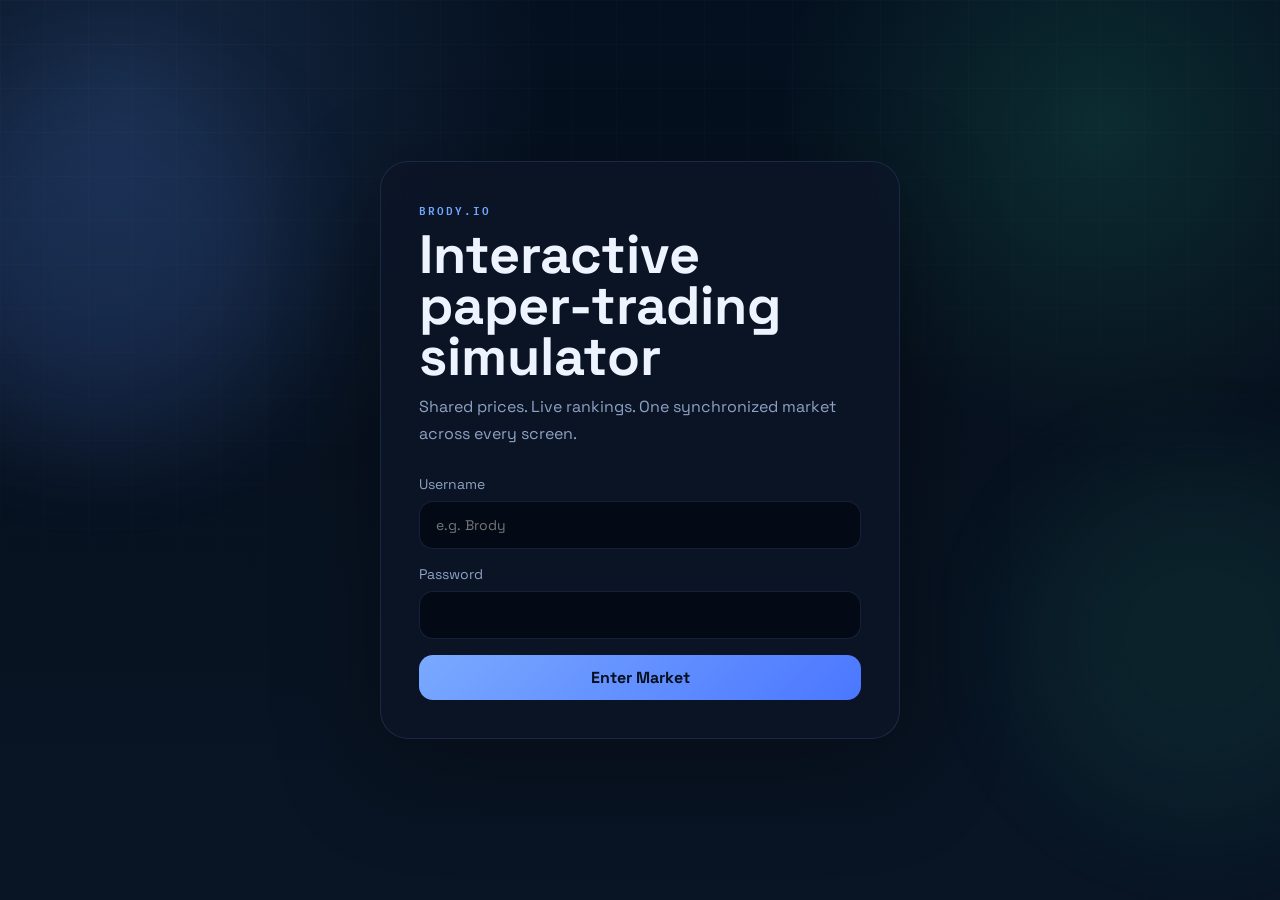
<file: index.html>
<!DOCTYPE html>
<html lang="en">
<head>
  <meta charset="UTF-8">
  <meta name="viewport" content="width=device-width, initial-scale=1.0">
  <title>Brody.io</title>
  <link rel="preconnect" href="https://fonts.googleapis.com">
  <link rel="preconnect" href="https://fonts.gstatic.com" crossorigin>
  <link href="https://fonts.googleapis.com/css2?family=Space+Grotesk:wght@400;500;700&family=IBM+Plex+Mono:wght@400;500;600&display=swap" rel="stylesheet">
  <link rel="stylesheet" href="./styles.css">
</head>
<body>
  <div class="background-grid"></div>
  <div class="orb orb-a"></div>
  <div class="orb orb-b"></div>

  <main class="shell">
    <section id="login-view" class="login-view">
      <div class="login-panel">
        <div class="eyebrow">BRODY.IO</div>
        <h1>Interactive paper-trading simulator</h1>
        <p>Shared prices. Live rankings. One synchronized market across every screen.</p>
        <form id="login-form" class="login-form">
          <label>
            Username
            <input id="username" name="username" type="text" placeholder="e.g. Brody" autocomplete="username" required>
          </label>
          <label>
            Password
            <input id="password" name="password" type="password" autocomplete="current-password" required>
          </label>
          <button type="submit" class="primary-btn">Enter Market</button>
        </form>
        <p id="login-error" class="error-text hidden"></p>
      </div>
    </section>

    <section id="app-view" class="app-view hidden">
      <header class="topbar">
        <div>
          <div class="eyebrow">BRODY.IO</div>
          <h2>Paper-Trading Simulator</h2>
        </div>
        <div class="topbar-right">
          <div id="market-status" class="status-pill">Syncing...</div>
          <div class="user-chip">
            <span id="current-user">guest</span>
            <button id="logout-btn" class="ghost-btn">Logout</button>
          </div>
        </div>
      </header>

      <div id="announcement-banner" class="announcement-banner hidden"></div>

      <div id="ticker-tape" class="ticker-tape"></div>

      <div class="layout">
        <aside class="sidebar">
          <button class="nav-link active" data-view="dashboard">Dashboard</button>
          <button class="nav-link" data-view="markets">Markets</button>
          <button class="nav-link" data-view="portfolio">Portfolio</button>
          <button class="nav-link" data-view="trade">Trade</button>
          <button class="nav-link" data-view="leaderboard">Leaderboard</button>
          <button class="nav-link" data-view="history">Trade History</button>
          <button id="admin-link" class="nav-link hidden" data-view="admin">Admin</button>
          <div class="sidebar-note">
            <span class="mono">Backend</span>
            <strong id="connection-state">Connecting</strong>
          </div>
        </aside>

        <section class="content">
          <div id="dashboard-view" class="page-view"></div>
          <div id="markets-view" class="page-view hidden"></div>
          <div id="portfolio-view" class="page-view hidden"></div>
          <div id="trade-view" class="page-view hidden"></div>
          <div id="leaderboard-view" class="page-view hidden"></div>
          <div id="history-view" class="page-view hidden"></div>
          <div id="admin-view" class="page-view hidden"></div>
        </section>
      </div>
    </section>
  </main>

  <script src="./supabase-config.js"></script>
  <script src="./app.js"></script>
</body>
</html>
</file>
<file: styles.css>
:root {
  --bg: #07111f;
  --bg-alt: #0d1729;
  --panel: rgba(12, 21, 38, 0.88);
  --panel-strong: rgba(15, 27, 46, 0.96);
  --line: rgba(120, 167, 255, 0.14);
  --line-strong: rgba(120, 167, 255, 0.28);
  --text: #eef4ff;
  --muted: #8ea2c4;
  --green: #35d59a;
  --red: #ff6f7d;
  --gold: #ffcf69;
  --blue: #73a7ff;
  --shadow: 0 30px 100px rgba(0, 0, 0, 0.35);
  --radius-lg: 28px;
  --radius-md: 20px;
  --radius-sm: 14px;
  --font-display: "Space Grotesk", sans-serif;
  --font-mono: "IBM Plex Mono", monospace;
}

* {
  box-sizing: border-box;
}

html, body {
  margin: 0;
  min-height: 100%;
  background:
    radial-gradient(circle at 10% 10%, rgba(115, 167, 255, 0.16), transparent 30%),
    radial-gradient(circle at 86% 14%, rgba(53, 213, 154, 0.14), transparent 24%),
    linear-gradient(180deg, #04101f 0%, #07111f 42%, #091525 100%);
  color: var(--text);
  font-family: var(--font-display);
}

body {
  overflow-x: hidden;
}

.background-grid {
  position: fixed;
  inset: 0;
  background-image:
    linear-gradient(rgba(255, 255, 255, 0.025) 1px, transparent 1px),
    linear-gradient(90deg, rgba(255, 255, 255, 0.025) 1px, transparent 1px);
  background-size: 44px 44px;
  mask-image: linear-gradient(to bottom, rgba(0, 0, 0, 0.7), transparent 95%);
  pointer-events: none;
}

.orb {
  position: fixed;
  width: 360px;
  height: 360px;
  border-radius: 50%;
  filter: blur(60px);
  opacity: 0.32;
  pointer-events: none;
}

.orb-a {
  top: 80px;
  left: -80px;
  background: rgba(82, 136, 255, 0.42);
}

.orb-b {
  right: -100px;
  bottom: 80px;
  background: rgba(53, 213, 154, 0.26);
}

.shell {
  position: relative;
  z-index: 1;
  padding: 32px;
}

.login-view,
.app-view {
  max-width: 1440px;
  margin: 0 auto;
}

.login-view {
  min-height: calc(100vh - 64px);
  display: grid;
  place-items: center;
}

.login-panel,
.topbar,
.sidebar,
.page-card,
.trade-panel,
.table-wrap,
.stat-card,
.chart-card,
.leader-card,
.admin-card {
  backdrop-filter: blur(16px);
  -webkit-backdrop-filter: blur(16px);
  background: var(--panel);
  border: 1px solid var(--line);
  box-shadow: var(--shadow);
}

.login-panel {
  width: min(100%, 520px);
  padding: 38px;
  border-radius: var(--radius-lg);
}

.eyebrow {
  color: var(--blue);
  letter-spacing: 0.18em;
  text-transform: uppercase;
  font: 600 11px var(--font-mono);
}

.login-panel h1,
.topbar h2 {
  margin: 10px 0 10px;
  font-size: clamp(32px, 6vw, 54px);
  line-height: 0.95;
}

.login-panel p {
  color: var(--muted);
  margin: 0 0 28px;
  font-size: 16px;
  line-height: 1.7;
}

.login-form {
  display: grid;
  gap: 16px;
}

.login-form label,
.form-row label,
.admin-form label {
  display: grid;
  gap: 8px;
  color: var(--muted);
  font-size: 14px;
}

input,
select,
button,
textarea {
  font: inherit;
}

input,
select,
textarea {
  width: 100%;
  border: 1px solid var(--line);
  background: rgba(5, 11, 22, 0.95);
  color: var(--text);
  border-radius: 14px;
  padding: 14px 16px;
  outline: none;
}

textarea {
  resize: vertical;
  min-height: 92px;
}

input:focus,
select:focus,
textarea:focus {
  border-color: var(--line-strong);
  box-shadow: 0 0 0 3px rgba(115, 167, 255, 0.12);
}

button {
  border: 0;
  border-radius: 14px;
  cursor: pointer;
}

.primary-btn,
.ghost-btn,
.action-btn,
.danger-btn {
  padding: 12px 16px;
  transition: transform 0.18s ease, opacity 0.18s ease, background 0.18s ease;
}

.primary-btn:hover,
.ghost-btn:hover,
.action-btn:hover,
.danger-btn:hover {
  transform: translateY(-1px);
}

.primary-btn {
  background: linear-gradient(135deg, #7aa9ff, #4b77ff);
  color: #04101f;
  font-weight: 700;
}

.ghost-btn {
  background: rgba(255, 255, 255, 0.06);
  color: var(--text);
}

.action-btn {
  background: rgba(53, 213, 154, 0.12);
  color: var(--green);
}

.danger-btn {
  background: rgba(255, 111, 125, 0.14);
  color: var(--red);
}

.error-text {
  color: #ff99a8;
}

.hidden {
  display: none !important;
}

.topbar {
  border-radius: var(--radius-lg);
  padding: 24px 28px;
  display: flex;
  justify-content: space-between;
  align-items: center;
  gap: 20px;
}

.topbar h2 {
  font-size: 30px;
  margin: 6px 0 0;
}

.topbar-right,
.user-chip {
  display: flex;
  align-items: center;
  gap: 12px;
}

.status-pill,
.user-chip,
.metric-label,
.pill {
  font-family: var(--font-mono);
  font-size: 12px;
}

.status-pill,
.user-chip {
  background: rgba(255, 255, 255, 0.05);
  border: 1px solid var(--line);
  border-radius: 999px;
  padding: 10px 14px;
}

.announcement-banner {
  margin: 18px 0;
  padding: 16px 18px;
  border: 1px solid rgba(255, 207, 105, 0.26);
  background: rgba(255, 207, 105, 0.09);
  color: #ffe5aa;
  border-radius: 18px;
}

.ticker-tape {
  display: flex;
  gap: 14px;
  overflow-x: auto;
  padding: 18px 0 10px;
}

.ticker-tape::-webkit-scrollbar {
  display: none;
}

.ticker-item {
  min-width: 160px;
  padding: 14px 16px;
  border: 1px solid var(--line);
  background: rgba(255, 255, 255, 0.04);
  border-radius: 18px;
}

.ticker-item strong,
.metric-value,
.mono {
  font-family: var(--font-mono);
}

.ticker-item .up {
  color: var(--green);
}

.ticker-item .down {
  color: var(--red);
}

.layout {
  display: grid;
  grid-template-columns: 250px minmax(0, 1fr);
  gap: 20px;
  margin-top: 10px;
}

.sidebar {
  border-radius: var(--radius-lg);
  padding: 18px;
  display: grid;
  align-content: start;
  gap: 10px;
  position: sticky;
  top: 32px;
  height: max-content;
}

.nav-link {
  text-align: left;
  padding: 14px 16px;
  background: transparent;
  color: var(--muted);
  border: 1px solid transparent;
}

.nav-link.active,
.nav-link:hover {
  color: var(--text);
  background: rgba(115, 167, 255, 0.09);
  border-color: var(--line);
}

.sidebar-note {
  margin-top: 12px;
  padding: 16px;
  border-radius: 18px;
  background: rgba(255, 255, 255, 0.04);
  color: var(--muted);
  display: grid;
  gap: 6px;
}

.content {
  display: grid;
}

.page-view {
  display: grid;
  gap: 18px;
}

.stats-grid,
.charts-grid,
.admin-grid {
  display: grid;
  gap: 18px;
}

.stats-grid {
  grid-template-columns: repeat(4, minmax(0, 1fr));
}

.charts-grid,
.admin-grid {
  grid-template-columns: repeat(2, minmax(0, 1fr));
}

.stat-card,
.chart-card,
.page-card,
.trade-panel,
.table-wrap,
.leader-card,
.admin-card {
  border-radius: var(--radius-md);
  padding: 20px;
}

.metric-label {
  color: var(--muted);
  margin-bottom: 16px;
}

.metric-value {
  font-size: 30px;
}

.metric-delta {
  margin-top: 12px;
  color: var(--muted);
  font-size: 14px;
}

.section-head {
  display: flex;
  justify-content: space-between;
  align-items: center;
  gap: 12px;
}

.section-head h3 {
  margin: 0;
  font-size: 24px;
}

.section-head p {
  margin: 8px 0 0;
  color: var(--muted);
}

.table-wrap {
  overflow: auto;
}

table {
  width: 100%;
  border-collapse: collapse;
}

th,
td {
  text-align: left;
  padding: 14px 12px;
  border-bottom: 1px solid rgba(255, 255, 255, 0.05);
}

th {
  color: var(--muted);
  font: 500 12px var(--font-mono);
  letter-spacing: 0.08em;
  text-transform: uppercase;
}

.positive {
  color: var(--green);
}

.negative {
  color: var(--red);
}

.pill {
  display: inline-flex;
  align-items: center;
  gap: 8px;
  padding: 7px 10px;
  border-radius: 999px;
  background: rgba(255, 255, 255, 0.06);
}

.trade-layout,
.portfolio-layout,
.leaderboard-layout {
  display: grid;
  grid-template-columns: 1.1fr 0.9fr;
  gap: 18px;
}

.form-row,
.button-row {
  display: grid;
  gap: 12px;
}

.button-row.dual {
  grid-template-columns: repeat(2, minmax(0, 1fr));
}

.holdings-list,
.history-list,
.leaderboard-list,
.event-feed {
  display: grid;
  gap: 12px;
}

.holding-row,
.history-row,
.leader-row,
.event-row {
  display: flex;
  justify-content: space-between;
  align-items: center;
  gap: 12px;
  padding: 14px 16px;
  background: rgba(255, 255, 255, 0.04);
  border: 1px solid rgba(255, 255, 255, 0.04);
  border-radius: 16px;
}

.leaderboard-list .leader-row:nth-child(1) {
  border-color: rgba(255, 207, 105, 0.35);
}

.leaderboard-list .leader-row:nth-child(2) {
  border-color: rgba(186, 202, 230, 0.25);
}

.leaderboard-list .leader-row:nth-child(3) {
  border-color: rgba(255, 143, 83, 0.24);
}

.admin-grid .button-row {
  grid-template-columns: repeat(2, minmax(0, 1fr));
}

.chart-svg {
  width: 100%;
  height: 240px;
}

.empty-state {
  color: var(--muted);
  padding: 22px 0 8px;
}

@media (max-width: 1120px) {
  .layout,
  .trade-layout,
  .portfolio-layout,
  .leaderboard-layout,
  .charts-grid,
  .stats-grid,
  .admin-grid {
    grid-template-columns: 1fr;
  }

  .sidebar {
    position: static;
  }
}

@media (max-width: 760px) {
  .shell {
    padding: 16px;
  }

  .topbar {
    padding: 18px;
    align-items: start;
    flex-direction: column;
  }

  .topbar-right {
    flex-direction: column;
    align-items: stretch;
    width: 100%;
  }

  .button-row.dual,
  .admin-grid .button-row {
    grid-template-columns: 1fr;
  }
}
</file>
